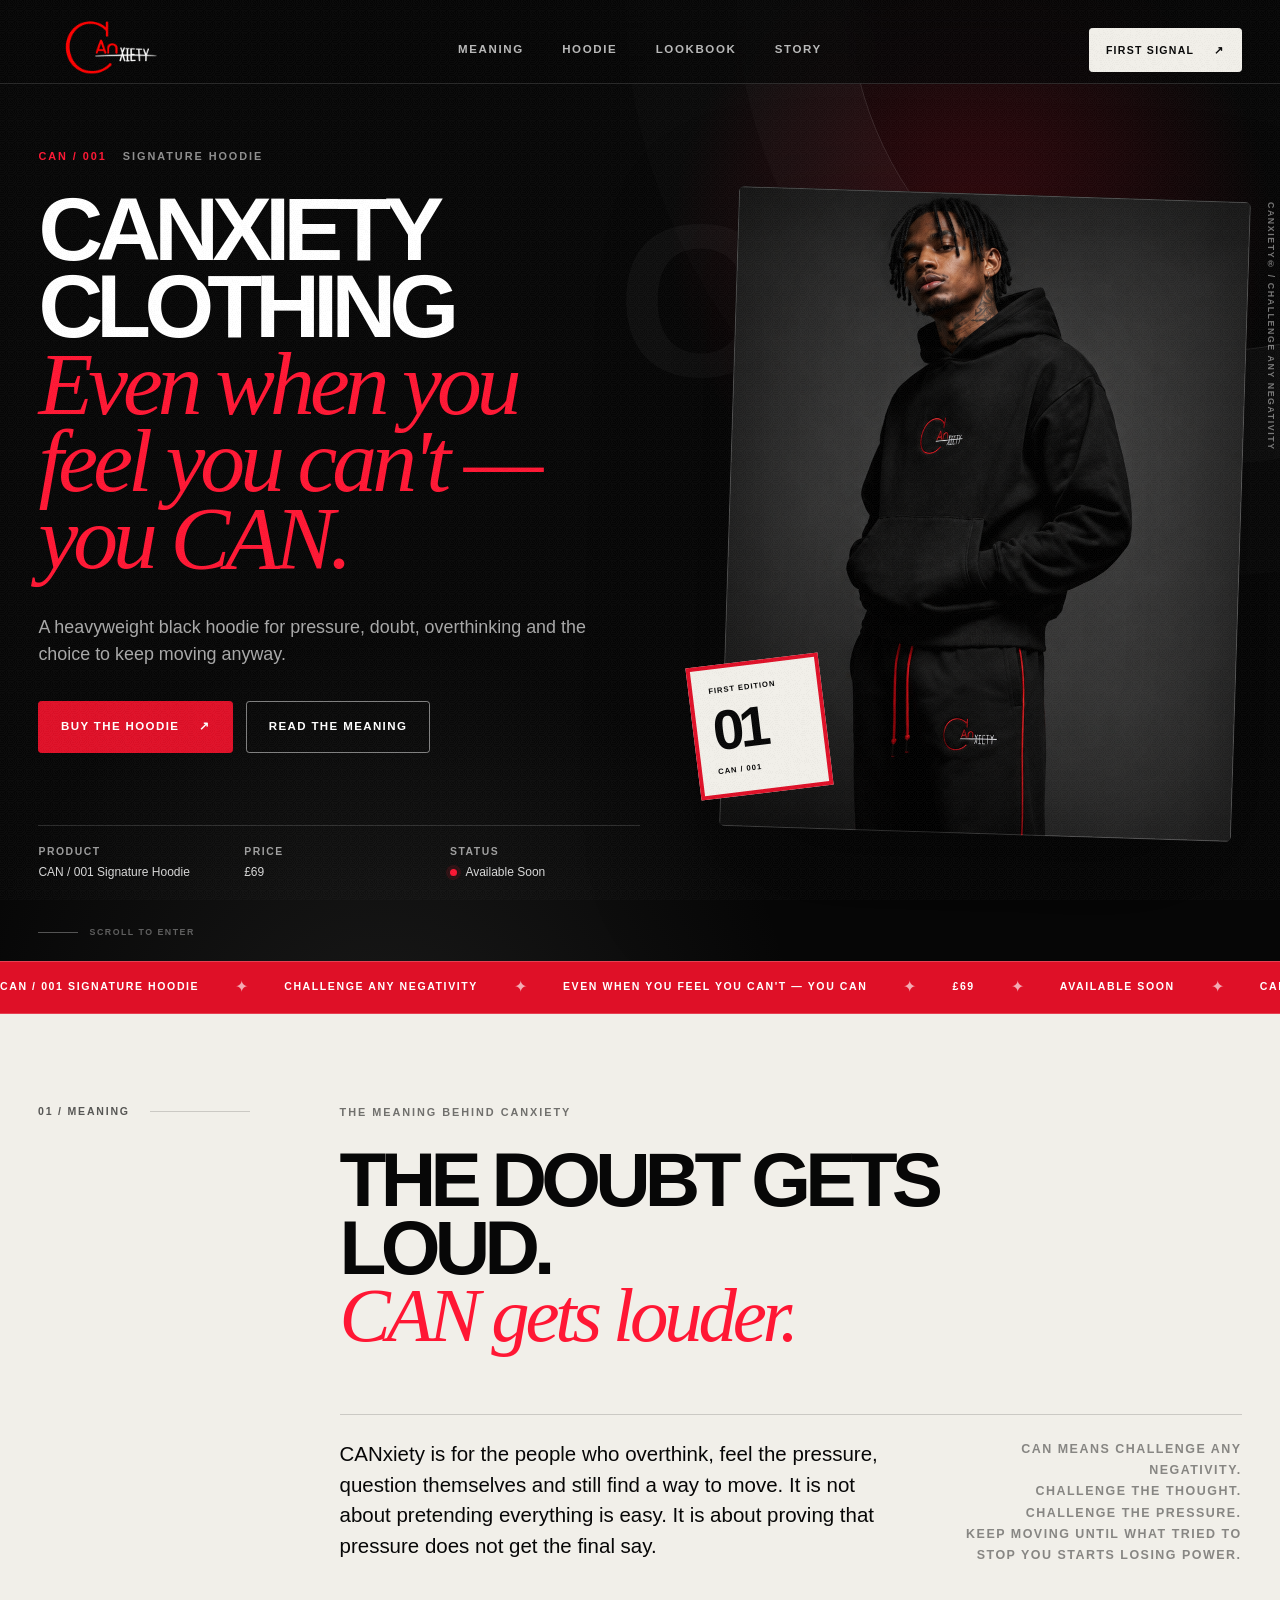
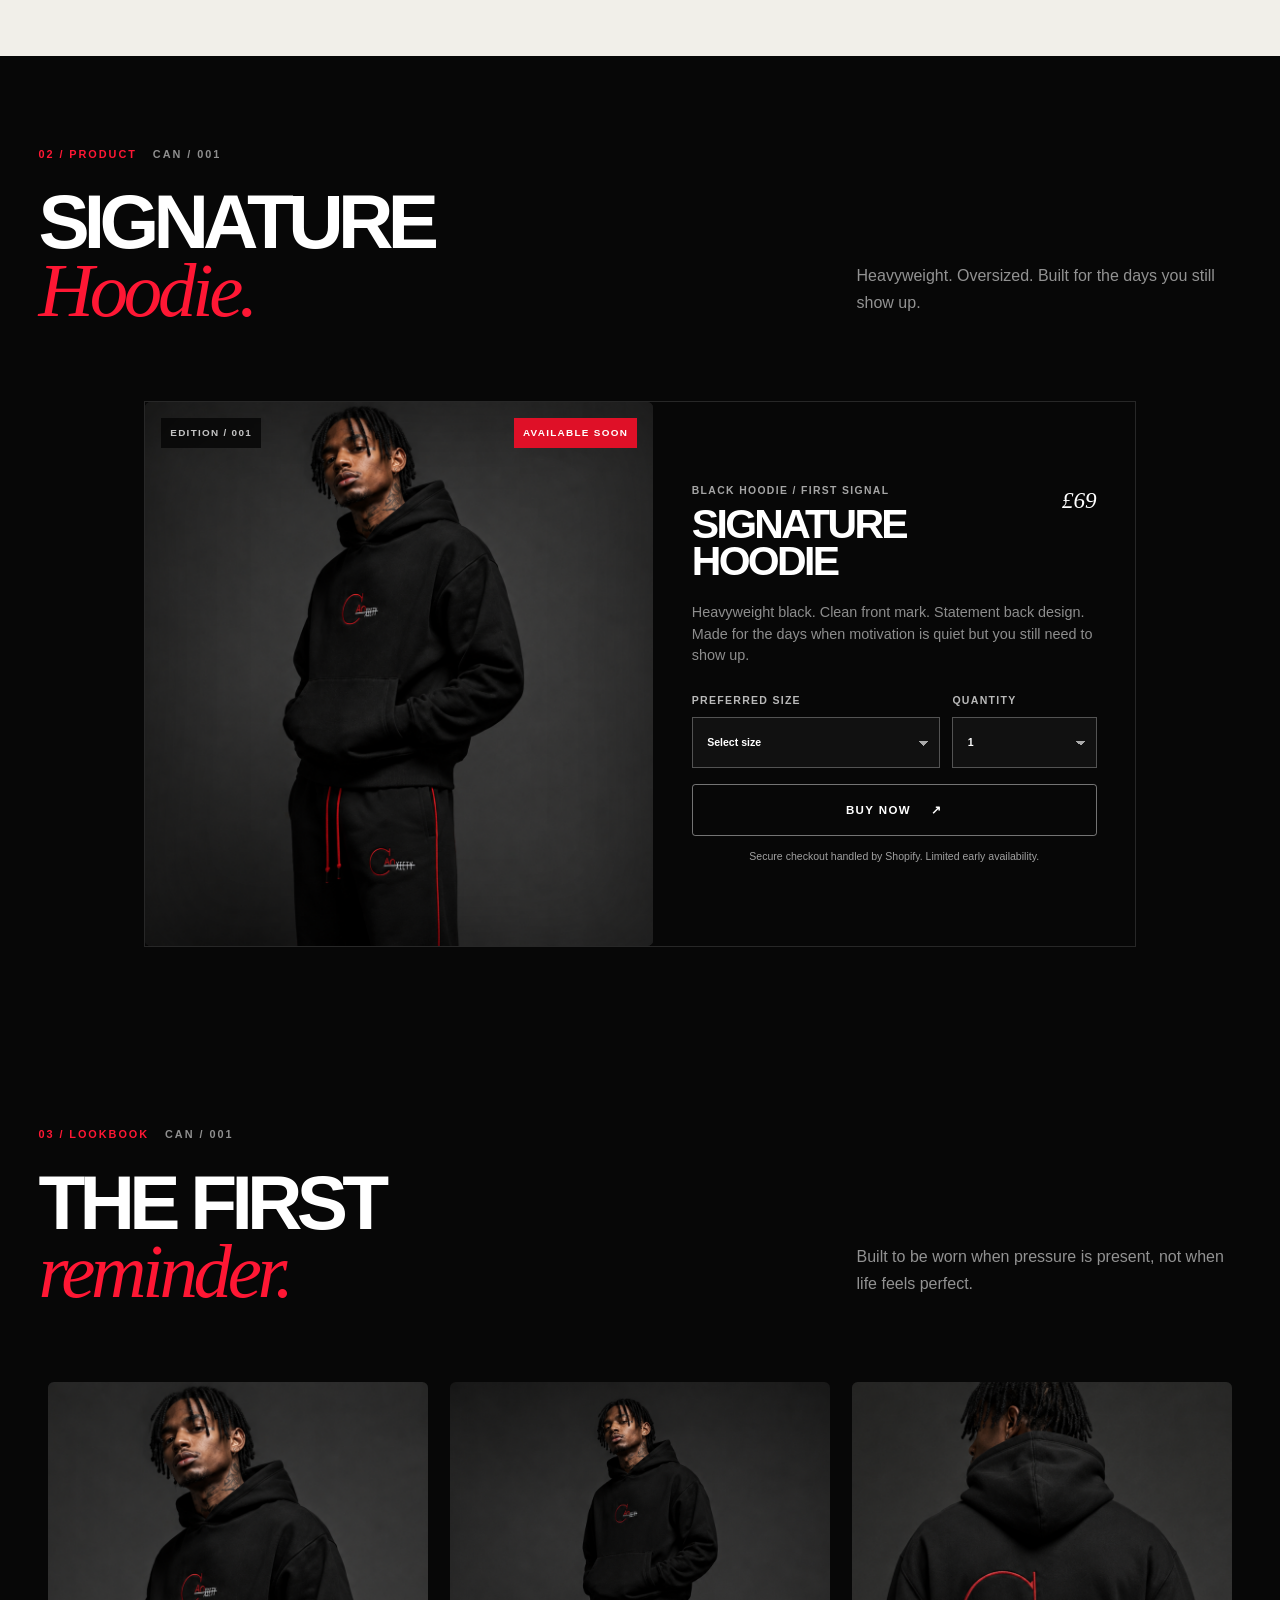
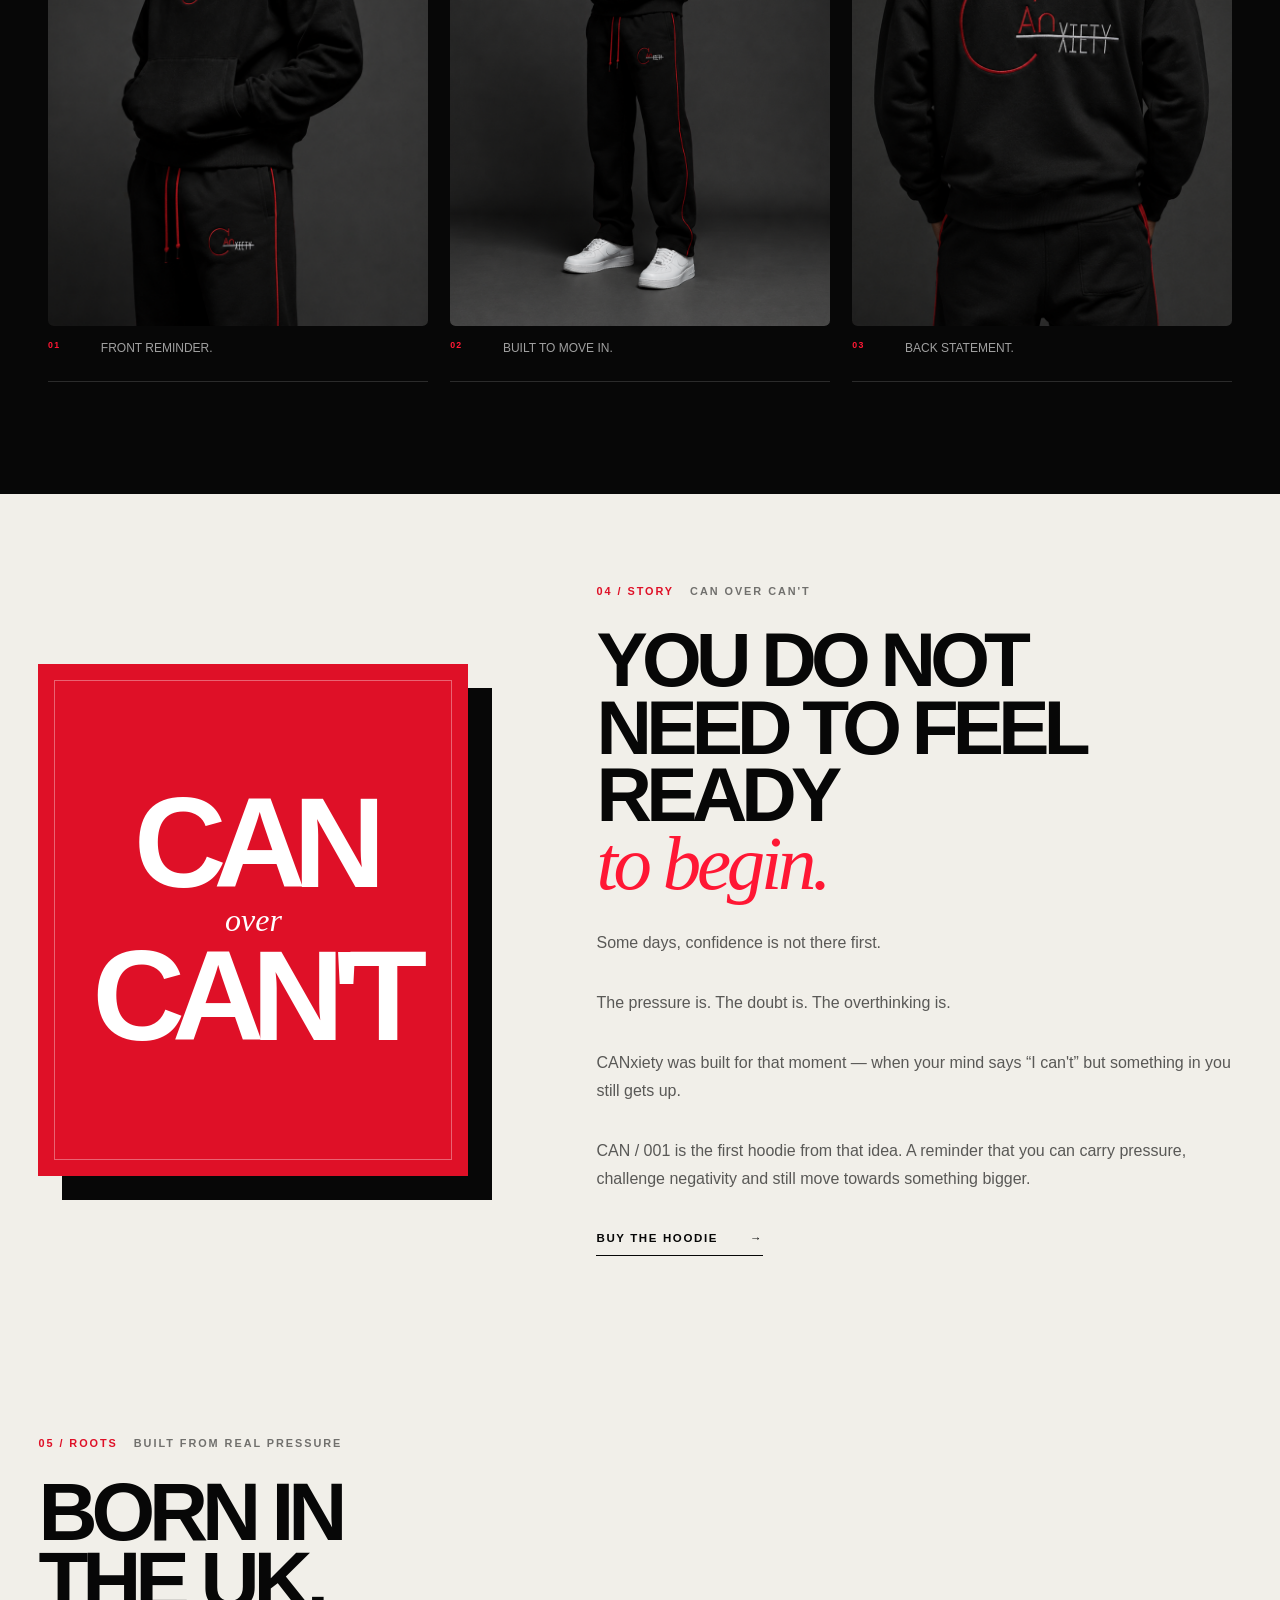
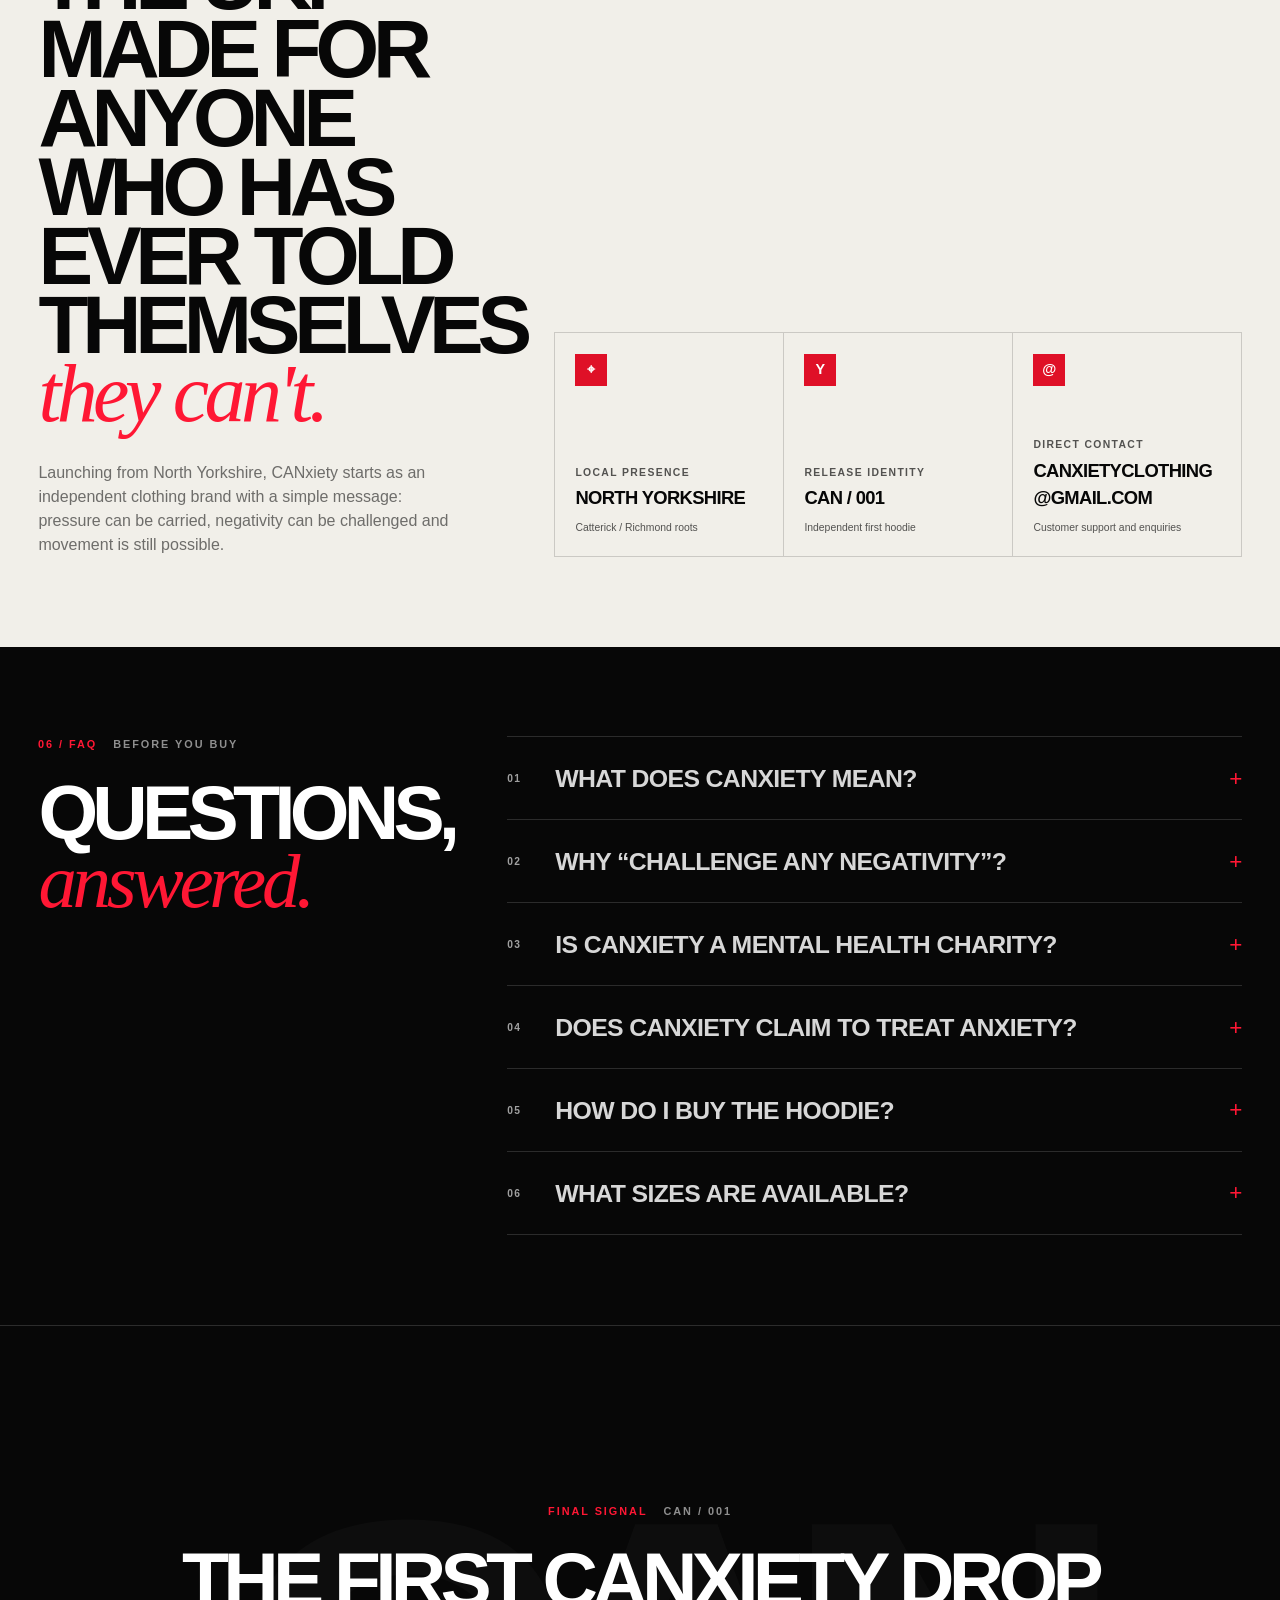
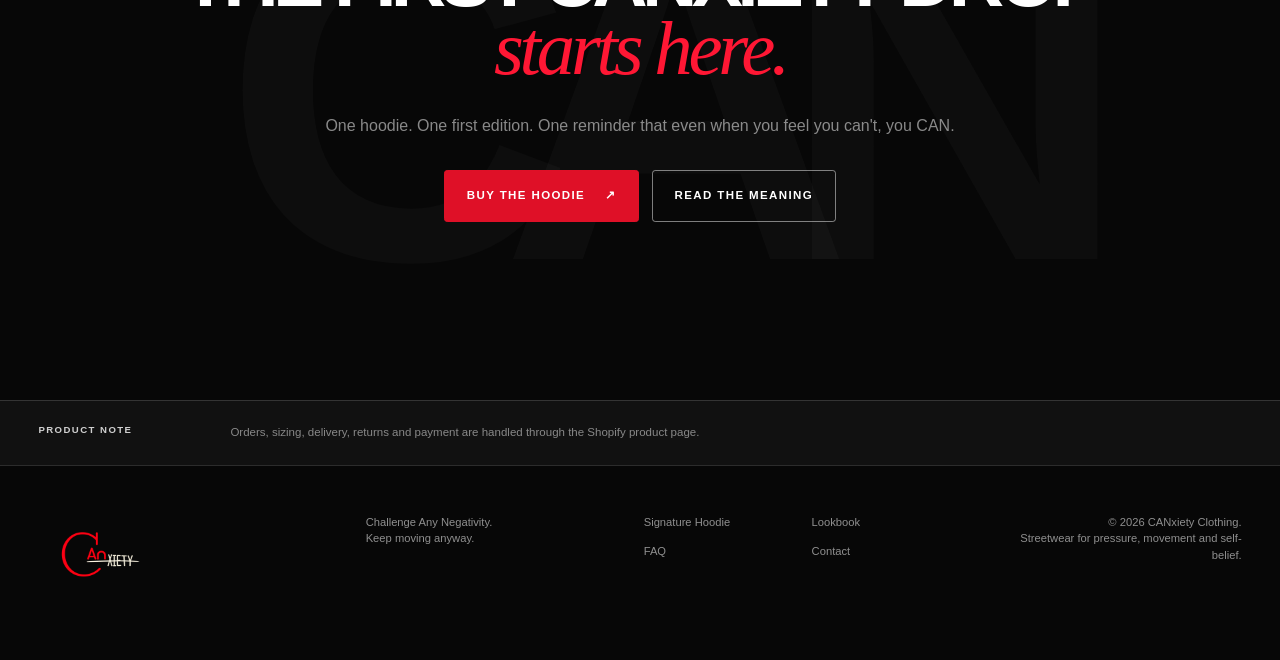
<file: index.html>
<!doctype html>
<html lang="en-GB">
<head>
  <meta charset="utf-8">
  <meta name="viewport" content="width=device-width, initial-scale=1">
  <meta name="theme-color" content="#080808">
  <meta name="color-scheme" content="dark">
  <meta name="format-detection" content="telephone=no">
  <meta name="robots" content="index, follow, max-image-preview:large">
  <meta name="author" content="CANxiety Clothing">
  
  <title>CANxiety Clothing | Even When You Feel You Can't, You CAN</title>
  <meta name="description" content="CANxiety Clothing is a UK streetwear brand built around pressure, doubt and self-belief. C.A.N means Challenge Any Negativity. Shop the CAN / 001 Signature Hoodie.">
  <link rel="canonical" href="https://canxiety.co.uk/">
  <link rel="sitemap" type="application/xml" href="/sitemap.xml">
  
  <meta property="og:locale" content="en_GB">
  <meta property="og:type" content="website">
  <meta property="og:site_name" content="CANxiety Clothing">
  <meta property="og:title" content="CANxiety Clothing | UK Streetwear & CAN / 001 Signature Hoodie">
  <meta property="og:description" content="CANxiety Clothing. UK streetwear built around pressure, doubt and movement. Even when you feel you can't, you CAN.">
  <meta property="og:url" content="https://canxiety.co.uk/">
  <meta property="og:image" content="https://canxiety.co.uk/assets/lookbook/CAN_001_Front_View_34_View_(4K).png">
  <meta property="og:image:alt" content="CANxiety Clothing CAN / 001 Signature Hoodie">
  
  <meta name="twitter:card" content="summary_large_image">
  <meta name="twitter:title" content="CANxiety Clothing | Even When You Feel You Can't, You CAN">
  <meta name="twitter:description" content="CANxiety Clothing. C.A.N means Challenge Any Negativity. Shop the CAN / 001 Signature Hoodie.">
  <meta name="twitter:image" content="https://canxiety.co.uk/assets/lookbook/CAN_001_Front_View_34_View_(4K).png">

  <link rel="icon" href="canxiety_logo_dark_header.png">
  <link rel="stylesheet" href="styles.css">

  <script type="application/ld+json">
  {
    "@context": "https://schema.org",
    "@graph": [
      {
        "@type": "Brand",
        "@id": "https://canxiety.co.uk/#brand",
        "name": "CANxiety Clothing",
        "alternateName": "CANxiety",
        "url": "https://canxiety.co.uk/",
        "logo": "https://canxiety.co.uk/canxiety_logo_no_white_background.png",
        "description": "A UK streetwear brand creating limited clothing around pressure, doubt, self-belief and the message that C.A.N means Challenge Any Negativity."
      },
      {
        "@type": "Product",
        "@id": "https://canxiety.co.uk/#signature-hoodie",
        "name": "CAN / 001 Signature Hoodie",
        "brand": { "@id": "https://canxiety.co.uk/#brand" },
        "image": "https://canxiety.co.uk/assets/lookbook/CAN_001_Front_View_34_View_(4K).png",
        "description": "A premium black CANxiety Signature Hoodie with a small front mark and large back statement design, built around pressure, doubt and movement.",
        "offers": {
          "@type": "Offer",
          "price": "69",
          "priceCurrency": "GBP",
          "availability": "https://schema.org/InStock",
          "url": "https://canxiety.myshopify.com/products/canxiety-signature-hoodie-001"
        }
      },
      {
        "@type": "ClothingStore",
        "@id": "https://canxiety.co.uk/#business",
        "name": "CANxiety Clothing",
        "url": "https://canxiety.co.uk/",
        "image": "https://canxiety.co.uk/canxiety_logo_dark_header.png",
        "logo": "https://canxiety.co.uk/canxiety_logo_dark_header.png",
        "email": "canxietyclothing@gmail.com",
        "description": "An independent North Yorkshire clothing brand creating limited streetwear around pressure, self-belief and movement.",
        "priceRange": "££",
        "brand": { "@id": "https://canxiety.co.uk/#brand" },
        "address": {
          "@type": "PostalAddress",
          "addressLocality": "Catterick",
          "addressRegion": "North Yorkshire",
          "addressCountry": "GB"
        }
      },
      {
        "@type": "WebSite",
        "@id": "https://canxiety.co.uk/#website",
        "name": "CANxiety Clothing",
        "alternateName": "CANxiety",
        "url": "https://canxiety.co.uk/",
        "publisher": {
          "@id": "https://canxiety.co.uk/#brand"
        }
      }
    ]
  }
  </script>

  <script src="script.js" defer></script>
</head>

<body>
  <a class="skip-link" href="#main-content">Skip to main content</a>

  <header class="site-header" data-header>
    <a class="brand-mark" href="#top" aria-label="CANxiety Clothing home">
      <span class="brand-mark__plate">
        <img src="canxiety_logo_dark_header.png" alt="CANxiety Clothing" width="150" height="80" decoding="async">
      </span>
    </a>

    <nav class="desktop-nav" aria-label="Primary navigation">
      <a href="#manifesto">Meaning</a>
      <a href="#pre-drop">Hoodie</a>
      <a href="#lookbook">Lookbook</a>
      <a href="#story">Story</a>
    </nav>

    <button class="menu-toggle" type="button" aria-expanded="false" aria-controls="mobile-menu">
      <span>Menu</span><i aria-hidden="true"></i>
    </button>

    <a class="button button--small button--light" href="https://canxiety.myshopify.com/products/canxiety-signature-hoodie-001">
      <span class="founder-label founder-label--full">First Signal</span>
      <span class="founder-label founder-label--short">Signal</span>
      <span aria-hidden="true">↗</span>
    </a>
  </header>

  <nav class="mobile-menu" id="mobile-menu" aria-label="Mobile navigation" aria-hidden="true">
    <div class="mobile-menu__meta">
      <span>CAN / NAVIGATION</span>
      <span>North Yorkshire — UK</span>
    </div>

    <div class="mobile-menu__links">
      <a href="#pre-drop"><span>01</span>Hoodie</a>
      <a href="#manifesto"><span>02</span>Meaning</a>
      <a href="#lookbook"><span>03</span>Lookbook</a>
      <a href="#story"><span>04</span>Story</a>
      <a href="#faq"><span>05</span>Questions</a>
    </div>

    <div class="mobile-menu__footer">
      <a href="mailto:canxietyclothing@gmail.com">canxietyclothing@gmail.com</a>
      <span>Drop 001 / Signature Hoodie</span>
    </div>
  </nav>

  <main id="main-content">
    <section class="hero" id="top" aria-labelledby="hero-title">
      <div class="hero__ambient" aria-hidden="true"></div>

      <div class="hero__content reveal">
        <p class="eyebrow"><span>CAN / 001</span> Signature Hoodie</p>
        <h1 id="hero-title">CANxiety Clothing<br><em>Even when you feel you can't — you CAN.</em></h1>
        <p class="hero__lede">
          A heavyweight black hoodie for pressure, doubt, overthinking and the choice to keep moving anyway.
        </p>

        <div class="hero__actions">
          <a class="button button--signal" href="https://canxiety.myshopify.com/products/canxiety-signature-hoodie-001">Buy the hoodie <span aria-hidden="true">↗</span></a>
          <a class="button button--ghost" href="#story">Read the meaning</a>
        </div>

        <dl class="hero__facts" aria-label="Launch details">
          <div>
            <dt>Product</dt>
            <dd>CAN / 001 Signature Hoodie</dd>
          </div>
          <div>
            <dt>Price</dt>
            <dd>£69</dd>
          </div>
          <div>
            <dt>Status</dt>
            <dd><span class="live-dot" aria-hidden="true"></span> Available Soon</dd>
          </div>
        </dl>
      </div>

      <div class="hero__visual reveal" data-delay="1" aria-label="CANxiety CAN / 001 Signature Hoodie campaign artwork">
        <div class="hero__image-wrap">
          <img src="assets/lookbook/CAN_001_Front_View_34_View_(4K).png" alt="CANxiety CAN / 001 Signature Hoodie front campaign view" width="1122" height="1402" fetchpriority="high" decoding="async">
        </div>

        <div class="hero__stamp" aria-hidden="true">
          <span>First edition</span>
          <strong>01</strong>
          <span>CAN / 001</span>
        </div>

        <p class="hero__vertical" aria-hidden="true">CANXIETY® / CHALLENGE ANY NEGATIVITY</p>
        <div class="hero__monogram" aria-hidden="true">CAN</div>
      </div>

      <p class="hero__scroll" aria-hidden="true"><span></span> Scroll to enter</p>
    </section>

    <div class="launch-strip" aria-label="Launch information">
      <div class="launch-strip__track">
        <span>CAN / 001 Signature Hoodie</span><i>✦</i>
        <span>Challenge Any Negativity</span><i>✦</i>
        <span>Even when you feel you can't — you CAN</span><i>✦</i>
        <span>£69</span><i>✦</i>
        <span>Available Soon</span><i>✦</i>
        <span aria-hidden="true">CAN / 001 Signature Hoodie</span><i aria-hidden="true">✦</i>
        <span aria-hidden="true">Challenge Any Negativity</span><i aria-hidden="true">✦</i>
      </div>
    </div>

    <section class="manifesto section" id="manifesto" aria-labelledby="manifesto-title">
      <div class="section-index reveal">
        <span>01 / Meaning</span>
        <span class="section-index__line"></span>
      </div>

      <div class="manifesto__copy reveal" data-delay="1">
        <p class="eyebrow eyebrow--muted">The meaning behind CANxiety</p>
        <h2 id="manifesto-title">The doubt gets loud.<br><em>CAN gets louder.</em></h2>

        <div class="manifesto__footer">
          <p>
            CANxiety is for the people who overthink, feel the pressure, question themselves and still find a way to move.
            It is not about pretending everything is easy. It is about proving that pressure does not get the final say.
          </p>
          <p class="manifesto__note">
            CAN means Challenge Any Negativity.<br>
            Challenge the thought. Challenge the pressure.<br>
            Keep moving until what tried to stop you starts losing power.
          </p>
        </div>
      </div>
    </section>

    <section class="pre-drop section section--ink" id="pre-drop" aria-labelledby="pre-drop-title">
      <div class="section-heading reveal">
        <div>
          <p class="eyebrow"><span>02 / Product</span> CAN / 001</p>
          <h2 id="pre-drop-title">Signature<br><em>Hoodie.</em></h2>
        </div>
        <p>Heavyweight. Oversized. Built for the days you still show up.</p>
      </div>

      <div class="product-grid product-grid--single">
        <article class="product-card reveal" data-product-card>
          <div class="product-card__media product-card__media--hoodie">
            <span class="product-card__edition">Edition / 001</span>
            <img src="assets/lookbook/CAN_001_Front_View_34_View_(4K).png" alt="CANxiety CAN / 001 Signature Hoodie front product view" width="1122" height="1402" loading="lazy" decoding="async">
            <span class="product-card__status">Available Soon</span>
          </div>

          <div class="product-card__body">
            <div class="product-card__title-row">
              <div>
                <p class="product-card__type">Black Hoodie / First Signal</p>
                <h3>Signature Hoodie</h3>
              </div>
              <p class="product-card__price" aria-label="£69">£69</p>
            </div>

            <p class="product-card__copy">
              Heavyweight black. Clean front mark. Statement back design.
              Made for the days when motivation is quiet but you still need to show up.
            </p>

            <div class="product-card__controls">
              <label>Preferred size
                <select name="hoodie-size" data-size>
                  <option value="">Select size</option>
                  <option>S</option>
                  <option>M</option>
                  <option>L</option>
                </select>
              </label>

              <label>Quantity
                <select name="hoodie-quantity" data-quantity>
                  <option>1</option>
                  <option>2</option>
                  <option>3</option>
                </select>
              </label>
            </div>

            <a class="button button--product" href="https://canxiety.myshopify.com/products/canxiety-signature-hoodie-001" aria-label="Buy the CANxiety CAN / 001 Signature Hoodie">Buy Now <span aria-hidden="true">↗</span></a>
            <p class="product-card__note">Secure checkout handled by Shopify. Limited early availability.</p>
          </div>
        </article>
      </div>
    </section>

    <section class="lookbook section section--ink" id="lookbook" aria-labelledby="lookbook-title">
      <div class="section-heading reveal">
        <div>
          <p class="eyebrow"><span>03 / Lookbook</span> CAN / 001</p>
          <h2 id="lookbook-title">The first<br><em>reminder.</em></h2>
        </div>
        <p>Built to be worn when pressure is present, not when life feels perfect.</p>
      </div>

      <div class="lookbook-grid">
        <figure class="lookbook-card lookbook-card--tall reveal">
          <img src="assets/lookbook/CAN_001_Front_View_34_View_(4K).png" alt="CANxiety CAN / 001 Signature Hoodie front view" width="1122" height="1402" loading="lazy" decoding="async">
          <figcaption><span>01</span><p>Front reminder.</p></figcaption>
        </figure>

        <figure class="lookbook-card reveal" data-delay="1">
          <img src="assets/lookbook/CAN_001_Full_Body_Shot_(4K).png" alt="CANxiety CAN / 001 Signature Hoodie full body view" width="1122" height="1402" loading="lazy" decoding="async">
          <figcaption><span>02</span><p>Built to move in.</p></figcaption>
        </figure>

        <figure class="lookbook-card reveal">
          <img src="assets/lookbook/CAN_001_Back_View_(4K).png" alt="CANxiety CAN / 001 Signature Hoodie back view" width="1122" height="1402" loading="lazy" decoding="async">
          <figcaption><span>03</span><p>Back statement.</p></figcaption>
        </figure>
      </div>
    </section>

    <section class="story section" id="story" aria-labelledby="story-title">
      <div class="story__signal reveal" aria-hidden="true">
        <span>CAN</span>
        <i>over</i>
        <span>CAN'T</span>
      </div>

      <div class="story__copy reveal" data-delay="1">
        <p class="eyebrow eyebrow--muted"><span>04 / Story</span> CAN over can't</p>
      
        <h2 id="story-title">You do not need to feel ready<br><em>to begin.</em></h2>
      
        <p>Some days, confidence is not there first.</p>
        <p>The pressure is. The doubt is. The overthinking is.</p>
        <p>CANxiety was built for that moment — when your mind says “I can't” but something in you still gets up.</p>
      
        <p>
          CAN / 001 is the first hoodie from that idea.
          A reminder that you can carry pressure, challenge negativity and still move towards something bigger.
        </p>
      
        <a class="text-link" href="https://canxiety.myshopify.com/products/canxiety-signature-hoodie-001">
          Buy the hoodie <span aria-hidden="true">→</span>
        </a>
      </div>
    </section>

    <section class="trust section" aria-labelledby="trust-title">
      <div class="trust__lead reveal">
        <p class="eyebrow eyebrow--muted"><span>05 / Roots</span> Built from real pressure</p>
        <h2 id="trust-title">Born in the UK.<br>Made for anyone who has ever told themselves <em>they can't.</em></h2>
        <p>
          Launching from North Yorkshire, CANxiety starts as an independent clothing brand with a simple message:
          pressure can be carried, negativity can be challenged and movement is still possible.
        </p>
      </div>

      <div class="trust__grid reveal" data-delay="1">
        <article>
          <span class="trust__icon" aria-hidden="true">⌖</span>
          <p>Local presence</p>
          <h3>North Yorkshire</h3>
          <span class="trust__status">Catterick / Richmond roots</span>
        </article>

        <article>
          <span class="trust__icon" aria-hidden="true">Y</span>
          <p>Release identity</p>
          <h3>CAN / 001</h3>
          <span class="trust__status">Independent first hoodie</span>
        </article>

        <article>
          <span class="trust__icon" aria-hidden="true">@</span>
          <p>Direct contact</p>
          <h3><a href="mailto:canxietyclothing@gmail.com">canxietyclothing@gmail.com</a></h3>
          <span class="trust__status">Customer support and enquiries</span>
        </article>
      </div>
    </section>

    <section class="faq section section--ink" id="faq" aria-labelledby="faq-title">
      <div class="faq__heading reveal">
        <p class="eyebrow"><span>06 / FAQ</span> Before you buy</p>
        <h2 id="faq-title">Questions,<br><em>answered.</em></h2>
      </div>

      <div class="faq__list reveal" data-delay="1">
        <details>
          <summary><span>01</span> What does CANxiety mean?</summary>
          <p>CANxiety is built on the idea that even when anxiety, pressure or doubt makes you feel like you can't, you still CAN. C.A.N means Challenge Any Negativity.</p>
        </details>

        <details>
          <summary><span>02</span> Why “Challenge Any Negativity”?</summary>
          <p>Because the brand is not about pretending negativity disappears. It is about challenging the thought, the pressure and the voice that says stop. Keep challenging it, and over time you begin to conquer what tried to stop you.</p>
        </details>

        <details>
          <summary><span>03</span> Is CANxiety a mental health charity?</summary>
          <p>No. CANxiety is a clothing and identity brand, not a charity or medical service. The message is about self-belief, pressure, movement and expression through clothing.</p>
        </details>

        <details>
          <summary><span>04</span> Does CANxiety claim to treat anxiety?</summary>
          <p>No. CANxiety Clothing does not provide medical advice, diagnosis or mental health treatment. If you need support, contact a qualified healthcare professional or an appropriate support service.</p>
        </details>

        <details>
          <summary><span>05</span> How do I buy the hoodie?</summary>
          <p>Use any Buy the hoodie or Buy Now button. Checkout is handled securely through Shopify.</p>
        </details>

        <details>
          <summary><span>06</span> What sizes are available?</summary>
          <p>The current early product selection shows S, M and L. Final availability is shown on the Shopify product page.</p>
        </details>
      </div>
    </section>

    <section class="final-cta section" aria-labelledby="final-title">
      <div class="final-cta__halo" aria-hidden="true">CAN</div>
      <p class="eyebrow reveal"><span>Final signal</span> CAN / 001</p>
      <h2 id="final-title" class="reveal" data-delay="1">The first CANxiety drop<br><em>starts here.</em></h2>
      <p class="reveal" data-delay="2">One hoodie. One first edition. One reminder that even when you feel you can't, you CAN.</p>

      <div class="final-cta__actions reveal" data-delay="2">
        <a class="button button--signal" href="https://canxiety.myshopify.com/products/canxiety-signature-hoodie-001">Buy the hoodie <span aria-hidden="true">↗</span></a>
        <a class="button button--ghost" href="#story">Read the meaning</a>
      </div>
    </section>

    <aside class="legal-note" aria-label="Product information">
      <strong>Product note</strong>
      <p>Orders, sizing, delivery, returns and payment are handled through the Shopify product page.</p>
    </aside>
  </main>

  <footer class="site-footer">
    <a class="brand-mark brand-mark--footer" href="#top" aria-label="Back to the top">
      <span class="brand-mark__plate">
        <img src="canxiety_logo_dark_header.png" alt="CANxiety Clothing" width="150" height="80" loading="lazy" decoding="async">
      </span>
    </a>

    <p>Challenge Any Negativity.<br>Keep moving anyway.</p>

    <div class="site-footer__links">
      <a href="#pre-drop">Signature Hoodie</a>
      <a href="#lookbook">Lookbook</a>
      <a href="#faq">FAQ</a>
      <a href="/contact">Contact</a>
    </div>

    <p class="site-footer__legal">© <span data-year>2026</span> CANxiety Clothing.<br>Streetwear for pressure, movement and self-belief.</p>
  </footer>

  <a class="mobile-cta" href="https://canxiety.myshopify.com/products/canxiety-signature-hoodie-001">
    <span>CAN / 001 available</span>
    <strong>Buy the hoodie ↗</strong>
  </a>

  <div class="toast" id="reservation-toast" role="status" aria-live="polite" aria-hidden="true">
    <span class="toast__mark" aria-hidden="true">CAN</span>
    <div>
      <strong>Selection ready</strong>
      <p>Continue to Shopify checkout to complete your order.</p>
    </div>
    <button type="button" aria-label="Close notification">×</button>
  </div>
</body>
</html>
</file>
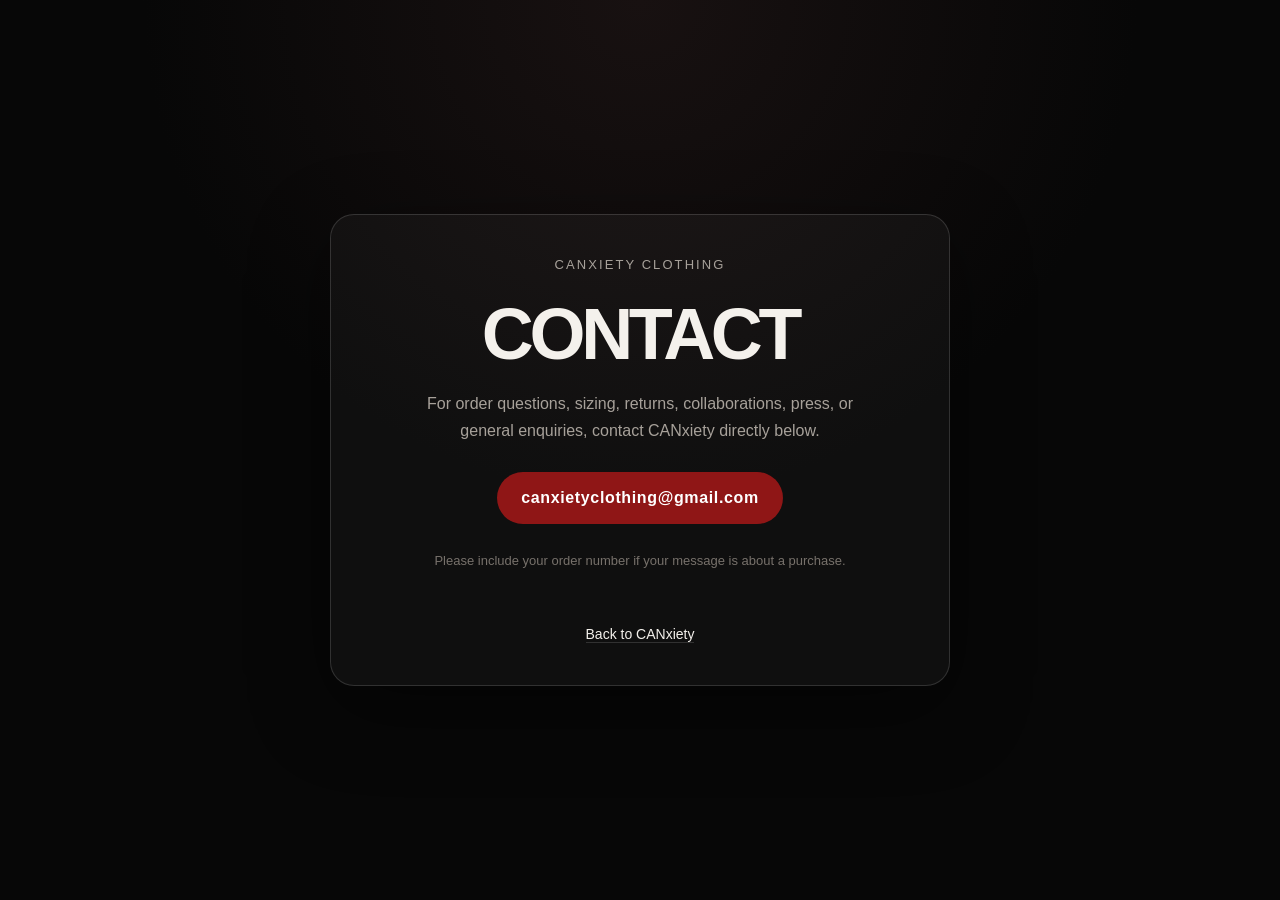
<file: contact/index.html>
<!DOCTYPE html>
<html lang="en-GB">
<head>
  <meta charset="UTF-8" />
  <meta name="viewport" content="width=device-width, initial-scale=1.0" />

  <title>Contact | CANxiety Clothing</title>
  <meta name="description" content="Contact CANxiety Clothing for order questions, sizing, returns, collaborations, press, and general enquiries." />

  <style>
    :root {
      --bg: #070707;
      --text: #f4f1ec;
      --muted: #a7a19a;
      --red: #8f1616;
      --border: rgba(255,255,255,0.14);
    }

    * {
      box-sizing: border-box;
    }

    body {
      margin: 0;
      min-height: 100vh;
      background: radial-gradient(circle at top, #181111 0%, var(--bg) 45%);
      color: var(--text);
      font-family: Arial, Helvetica, sans-serif;
      display: flex;
      align-items: center;
      justify-content: center;
      padding: 24px;
    }

    .contact-card {
      width: 100%;
      max-width: 620px;
      border: 1px solid var(--border);
      border-radius: 24px;
      padding: 42px 30px;
      background: rgba(255,255,255,0.035);
      box-shadow: 0 24px 80px rgba(0,0,0,0.45);
      text-align: center;
    }

    .brand {
      letter-spacing: 0.16em;
      font-size: 13px;
      color: var(--muted);
      margin-bottom: 28px;
    }

    h1 {
      font-size: clamp(38px, 7vw, 72px);
      line-height: 0.95;
      margin: 0 0 22px;
      letter-spacing: -0.06em;
      text-transform: uppercase;
    }

    p {
      color: var(--muted);
      font-size: 16px;
      line-height: 1.7;
      margin: 0 auto 28px;
      max-width: 480px;
    }

    .email {
      display: inline-flex;
      align-items: center;
      justify-content: center;
      min-height: 52px;
      padding: 0 24px;
      border-radius: 999px;
      background: var(--red);
      color: #fff;
      text-decoration: none;
      font-weight: 700;
      letter-spacing: 0.04em;
      transition: transform 0.2s ease, opacity 0.2s ease;
    }

    .email:hover {
      transform: translateY(-2px);
      opacity: 0.9;
    }

    .small {
      margin-top: 26px;
      font-size: 13px;
      color: #77716b;
    }

    .back {
      display: inline-block;
      margin-top: 26px;
      color: var(--text);
      text-decoration: none;
      border-bottom: 1px solid var(--border);
      font-size: 14px;
    }

    .back:hover {
      border-color: var(--red);
    }
  </style>
</head>

<body>
  <main class="contact-card">
    <div class="brand">CANXIETY CLOTHING</div>

    <h1>Contact</h1>

    <p>
      For order questions, sizing, returns, collaborations, press, or general enquiries,
      contact CANxiety directly below.
    </p>

    <a class="email" href="mailto:canxietyclothing@gmail.com?subject=CANxiety%20Enquiry">
      canxietyclothing@gmail.com
    </a>

    <p class="small">
      Please include your order number if your message is about a purchase.
    </p>

    <a class="back" href="/">Back to CANxiety</a>
  </main>
</body>
</html>
</file>
<file: styles.css>
:root {
  --ink: #070707;
  --ink-soft: #101010;
  --paper: #f1efe9;
  --paper-soft: #d9d6cf;
  --silver: #9b9b98;
  --signal: #df1027;
  --signal-bright: #ff1734;
  --line-dark: rgba(255, 255, 255, 0.15);
  --line-light: rgba(7, 7, 7, 0.16);
  --display: "Arial Narrow", "Helvetica Neue", Arial, sans-serif;
  --body: "Helvetica Neue", Helvetica, Arial, sans-serif;
  --serif: Didot, "Bodoni MT", "Times New Roman", serif;
  --radius: 0.2rem;
  --page-pad: clamp(1.15rem, 4vw, 5rem);
  --header-height: 5.25rem;
}

*, *::before, *::after { box-sizing: border-box; }

html {
  scroll-behavior: smooth;
  scroll-padding-top: var(--header-height);
  background: var(--ink);
}

body {
  margin: 0;
  min-width: 20rem;
  background: var(--paper);
  color: var(--ink);
  font-family: var(--body);
  font-size: 1rem;
  line-height: 1.5;
  -webkit-font-smoothing: antialiased;
  overflow-x: hidden;
}

body::before {
  content: "";
  position: fixed;
  inset: 0;
  z-index: 1000;
  pointer-events: none;
  opacity: 0.022;
  background-image:
    repeating-radial-gradient(circle at 17% 31%, transparent 0 1px, #fff 1px 2px),
    repeating-radial-gradient(circle at 79% 67%, transparent 0 1px, #000 1px 2px);
  background-size: 9px 11px, 13px 15px;
}

body.menu-open { overflow: hidden; }
body.menu-open .site-header > .button { opacity: 0; visibility: hidden; pointer-events: none; }

img { display: block; max-width: 100%; }
a { color: inherit; text-decoration: none; }
button, input, select { font: inherit; }
button, select { cursor: pointer; }
::selection { color: white; background: var(--signal); }

:focus-visible {
  outline: 2px solid var(--signal-bright);
  outline-offset: 4px;
}

.skip-link {
  position: fixed;
  z-index: 2000;
  top: 0.75rem;
  left: 0.75rem;
  padding: 0.75rem 1rem;
  color: white;
  background: var(--signal);
  transform: translateY(-150%);
}
.skip-link:focus { transform: translateY(0); }

.site-header {
  position: fixed;
  z-index: 100;
  top: 0;
  left: 0;
  right: 0;
  height: var(--header-height);
  padding: 0 var(--page-pad);
  display: grid;
  grid-template-columns: 1fr auto 1fr;
  align-items: center;
  gap: 2rem;
  color: white;
  border-bottom: 1px solid rgba(255,255,255,0.13);
  background: rgba(7,7,7,0.76);
  backdrop-filter: blur(18px);
  -webkit-backdrop-filter: blur(18px);
  transition: height 240ms ease, background 240ms ease;
}

.site-header.is-compact {
  height: 4.4rem;
  background: rgba(7,7,7,0.94);
}

.brand-mark { justify-self: start; display: inline-flex; }
.brand-mark__plate{
    background:transparent;
    padding:0;
    border:none;
    box-shadow:none;
}
.brand-mark img{
    width:150px;
    height:auto;
    display:block;
}

.site-header .brand-mark{
    align-self:center;
    overflow:visible;
}
.site-header .brand-mark img{
  width:150px;
  height:auto;
  display:block;
  filter: contrast(1.25) brightness(1.15);
}
.desktop-nav { display: flex; align-items: center; gap: clamp(1.4rem, 3vw, 3rem); }
.desktop-nav a {
  position: relative;
  padding: 0.5rem 0;
  color: rgba(255,255,255,0.72);
  font-size: 0.72rem;
  font-weight: 700;
  letter-spacing: 0.14em;
  text-transform: uppercase;
}
.desktop-nav a::after {
  content: "";
  position: absolute;
  left: 0;
  right: 100%;
  bottom: 0.15rem;
  height: 1px;
  background: var(--signal);
  transition: right 180ms ease;
}
.desktop-nav a:hover { color: white; }
.desktop-nav a:hover::after { right: 0; }
.site-header > .button { justify-self: end; white-space: nowrap; }
.founder-label--short { display: none; }

.menu-toggle {
  display: none;
  min-width: 3.75rem;
  min-height: 2.75rem;
  padding: 0.6rem 0.7rem;
  align-items: center;
  justify-content: center;
  gap: 0.55rem;
  color: rgba(255,255,255,0.78);
  background: transparent;
  border: 1px solid rgba(255,255,255,0.24);
  border-radius: 0;
  font-size: 0.63rem;
  font-weight: 800;
  letter-spacing: 0.12em;
  text-transform: uppercase;
}
.menu-toggle i, .menu-toggle i::before { width: 0.8rem; height: 1px; display: block; background: currentColor; transition: transform 180ms ease; }
.menu-toggle i { position: relative; }
.menu-toggle i::before { content: ""; position: absolute; top: -0.26rem; }
.menu-toggle[aria-expanded="true"] i { transform: rotate(45deg); }
.menu-toggle[aria-expanded="true"] i::before { top: 0; transform: rotate(90deg); }

.mobile-menu {
  position: fixed;
  z-index: 90;
  inset: 0;
  padding: calc(var(--header-height) + 2.2rem) var(--page-pad) 2rem;
  display: grid;
  grid-template-rows: auto 1fr auto;
  color: white;
  background:
    radial-gradient(circle at 95% 12%, rgba(223,16,39,0.24), transparent 30%),
    var(--ink);
  opacity: 0;
  visibility: hidden;
  pointer-events: none;
  transform: translateY(-1rem);
  transition: opacity 220ms ease, transform 220ms ease, visibility 220ms;
}
.mobile-menu.is-open { opacity: 1; visibility: visible; pointer-events: auto; transform: translateY(0); }
.mobile-menu__meta, .mobile-menu__footer { display: flex; justify-content: space-between; gap: 1rem; color: rgba(255,255,255,0.62); font-size: 0.65rem; font-weight: 800; letter-spacing: 0.12em; text-transform: uppercase; }
.mobile-menu__links { align-self: center; border-top: 1px solid var(--line-dark); }
.mobile-menu__links a { padding: 0.8rem 0; display: grid; grid-template-columns: 3rem 1fr; align-items: center; border-bottom: 1px solid var(--line-dark); font-family: var(--display); font-size: clamp(2.2rem, 9vw, 4.4rem); font-weight: 900; letter-spacing: -0.055em; line-height: 1; text-transform: uppercase; }
.mobile-menu__links a span { color: var(--signal-bright); font-family: var(--body); font-size: 0.62rem; letter-spacing: 0.14em; }
.mobile-menu__footer a { color: white; text-transform: none; }

.button {
  min-height: 3.25rem;
  padding: 0.8rem 1.35rem;
  display: inline-flex;
  align-items: center;
  justify-content: center;
  gap: 1.25rem;
  border: 1px solid currentColor;
  border-radius: var(--radius);
  font-size: 0.72rem;
  font-weight: 800;
  letter-spacing: 0.12em;
  line-height: 1;
  text-transform: uppercase;
  transition: color 180ms ease, background 180ms ease, border-color 180ms ease, transform 180ms ease;
}
.button:hover { transform: translateY(-2px); }
.button--small { min-height: 2.75rem; padding: 0.7rem 1rem; font-size: 0.66rem; }
.button--light { color: var(--ink); background: var(--paper); border-color: var(--paper); }
.button--light:hover { color: white; background: var(--signal); border-color: var(--signal); }
.button--signal { color: white; background: var(--signal); border-color: var(--signal); }
.button--signal:hover { background: var(--signal-bright); border-color: var(--signal-bright); }
.button--ghost { color: white; background: transparent; border-color: rgba(255,255,255,0.48); }
.button--ghost:hover { border-color: white; background: rgba(255,255,255,0.08); }
.button--wide { width: 100%; }

.hero {
  position: relative;
  min-height: 100svh;
  padding: calc(var(--header-height) + 4rem) var(--page-pad) 5rem;
  display: grid;
  grid-template-columns: minmax(0, 1.08fr) minmax(22rem, 0.92fr);
  align-items: center;
  gap: clamp(2.5rem, 7vw, 8rem);
  overflow: hidden;
  color: white;
  background:
    radial-gradient(circle at 76% 25%, rgba(223,16,39,0.22), transparent 25%),
    radial-gradient(circle at 30% 110%, rgba(135,135,132,0.14), transparent 30%),
    var(--ink);
}

.hero__ambient {
  position: absolute;
  width: 45rem;
  height: 45rem;
  top: -23rem;
  right: -18rem;
  border: 1px solid rgba(255,255,255,0.13);
  border-radius: 50%;
  box-shadow: 0 0 0 7rem rgba(255,255,255,0.018), 0 0 0 14rem rgba(255,255,255,0.012);
}

.hero__content { position: relative; z-index: 2; min-width: 0; max-width: 61rem; }
.eyebrow {
  margin: 0 0 1.65rem;
  display: flex;
  flex-wrap: wrap;
  align-items: center;
  gap: 1rem;
  color: rgba(255,255,255,0.55);
  font-size: 0.68rem;
  font-weight: 800;
  letter-spacing: 0.18em;
  text-transform: uppercase;
}
.eyebrow span { color: var(--signal-bright); }
.eyebrow--muted { color: rgba(7,7,7,0.55); }
.eyebrow--muted span { color: var(--signal); }

h1, h2, h3, p { margin-top: 0; }
h1, h2 {
  margin-bottom: 0;
  font-family: var(--display);
  font-weight: 900;
  letter-spacing: -0.075em;
  text-transform: uppercase;
}
h1 {
  max-width: 13ch;
  font-size: clamp(4rem, 8.8vw, 9.5rem);
  line-height: 0.79;
}
h1 em, h2 em {
  color: var(--signal-bright);
  font-family: var(--serif);
  font-weight: 400;
  letter-spacing: -0.055em;
  text-transform: none;
}
.hero__lede {
  max-width: 40rem;
  margin: 2.35rem 0 2rem;
  color: rgba(255,255,255,0.65);
  font-size: clamp(1.05rem, 1.4vw, 1.35rem);
  line-height: 1.55;
}
.hero__actions { display: flex; flex-wrap: wrap; gap: 0.8rem; }

.hero__facts {
  max-width: 47rem;
  margin: 4.5rem 0 0;
  padding: 1.1rem 0 0;
  display: grid;
  grid-template-columns: repeat(3, 1fr);
  gap: 1rem;
  border-top: 1px solid var(--line-dark);
}
.hero__facts div { display: grid; gap: 0.22rem; }
.hero__facts dt { color: rgba(255,255,255,0.6); font-size: 0.65rem; font-weight: 800; letter-spacing: 0.15em; text-transform: uppercase; }
.hero__facts dd { margin: 0; color: rgba(255,255,255,0.84); font-size: 0.75rem; }
.live-dot { width: 0.45rem; height: 0.45rem; margin-right: 0.35rem; display: inline-block; border-radius: 50%; background: var(--signal-bright); box-shadow: 0 0 0 0.25rem rgba(255,23,52,0.13); }

.hero__visual { position: relative; min-width: 0; width: min(100%, 35rem); justify-self: end; }
.hero__image-wrap {
  position: relative;
  aspect-ratio: 4 / 5;
  overflow: hidden;
  background: #131313;
  box-shadow: 0 3rem 8rem rgba(0,0,0,0.45);
  transform: rotate(1.8deg);
}
.hero__image-wrap::after { content: ""; position: absolute; inset: 0; border: 1px solid rgba(255,255,255,0.16); box-shadow: inset 0 0 8rem rgba(0,0,0,0.55); }
.hero__image-wrap img { width: 100%; height: 100%; object-fit: cover; }
.hero__stamp {
  position: absolute;
  z-index: 2;
  left: -2.3rem;
  bottom: 2.6rem;
  width: 8.3rem;
  aspect-ratio: 1;
  padding: 1rem;
  display: grid;
  align-content: space-between;
  color: var(--ink);
  background: var(--paper);
  border: 0.3rem solid var(--signal);
  transform: rotate(-7deg);
}
.hero__stamp span { font-size: 0.48rem; font-weight: 900; letter-spacing: 0.12em; text-transform: uppercase; }
.hero__stamp strong { font-family: var(--display); font-size: 3.5rem; line-height: 0.75; letter-spacing: -0.09em; }
.hero__vertical { position: absolute; top: 0.5rem; right: -2.2rem; margin: 0; writing-mode: vertical-rl; color: rgba(255,255,255,0.45); font-size: 0.55rem; font-weight: 800; letter-spacing: 0.18em; }
.hero__monogram { position: absolute; z-index: -1; top: -3.5rem; left: -7rem; color: rgba(255,255,255,0.035); font-size: clamp(8rem, 17vw, 16rem); font-weight: 900; letter-spacing: -0.12em; }
.hero__scroll { position: absolute; left: var(--page-pad); bottom: 1.35rem; margin: 0; display: flex; gap: 0.7rem; align-items: center; color: rgba(255,255,255,0.34); font-size: 0.55rem; font-weight: 800; letter-spacing: 0.17em; text-transform: uppercase; }
.hero__scroll span { width: 2.5rem; height: 1px; background: rgba(255,255,255,0.3); }

.launch-strip { width: 100%; overflow: hidden; color: white; background: var(--signal); border-block: 1px solid rgba(255,255,255,0.2); }
.launch-strip__track { min-width: max-content; padding: 0.85rem 0; display: flex; align-items: center; gap: 2.25rem; animation: ticker 24s linear infinite; }
.launch-strip span { font-size: 0.66rem; font-weight: 900; letter-spacing: 0.15em; text-transform: uppercase; }
.launch-strip i { font-style: normal; opacity: 0.65; }
@keyframes ticker { to { transform: translateX(-42%); } }

.section { padding: clamp(5rem, 10vw, 10rem) var(--page-pad); }
.section--ink { color: white; background: var(--ink); }
.section--soft { background: #dcd9d2; }

.section-index { display: grid; grid-template-columns: max-content 1fr; align-items: center; gap: 1.25rem; color: rgba(7,7,7,0.66); font-size: 0.66rem; font-weight: 800; letter-spacing: 0.17em; text-transform: uppercase; }
.section-index__line { height: 1px; background: var(--line-light); }
.manifesto { display: grid; grid-template-columns: minmax(11rem, 0.38fr) minmax(0, 1.62fr); align-items: start; gap: clamp(2rem, 7vw, 9rem); }
.manifesto .section-index { position: sticky; top: 7rem; }
.manifesto h2 { max-width: 15ch; color: var(--ink); font-size: clamp(3.1rem, 7.4vw, 8.4rem); line-height: 0.9; }
.manifesto__footer { max-width: 68rem; margin-top: 4rem; padding-top: 1.5rem; display: grid; grid-template-columns: 1.3fr 0.7fr; gap: 3rem; border-top: 1px solid var(--line-light); }
.manifesto__footer p { margin-bottom: 0; font-size: clamp(1rem, 1.6vw, 1.3rem); }
.manifesto__note { color: rgba(7,7,7,0.45); font-size: 0.78rem !important; font-weight: 800; letter-spacing: 0.12em; line-height: 1.7; text-align: right; text-transform: uppercase; }

.section-heading { margin-bottom: clamp(3rem, 6vw, 6rem); display: grid; grid-template-columns: minmax(0, 1fr) minmax(18rem, 0.5fr); align-items: end; gap: 3rem; }
.section-heading > *, .founder > *, .story > *, .timeline__main > *, .faq > * { min-width: 0; }
.section-heading h2 { font-size: clamp(3.5rem, 7.6vw, 8.3rem); line-height: 0.82; }
.section-heading > p { max-width: 32rem; margin: 0 0 0.5rem; color: rgba(255,255,255,0.56); font-size: 1rem; line-height: 1.7; }

.product-grid { display: grid; grid-template-columns: repeat(2, minmax(0, 1fr)); gap: 1px; background: var(--line-dark); border: 1px solid var(--line-dark); }
.product-card { position: relative; min-width: 0; color: white; background: var(--ink); }
.product-card::before { content: ""; position: absolute; z-index: 3; top: 0; left: 0; right: 0; height: 2px; background: var(--signal); transform: scaleX(0); transform-origin: left; transition: transform 300ms ease; }
.product-card:hover::before, .product-card:focus-within::before { transform: scaleX(1); }
.product-card__media { position: relative; aspect-ratio: 1.18 / 1; overflow: hidden; background: #171717; }
.product-card__media::after { content: ""; position: absolute; inset: 0; box-shadow: inset 0 0 6rem rgba(0,0,0,0.38); pointer-events: none; }
.product-card__media img { width: 100%; height: 100%; object-fit: cover; transition: transform 700ms cubic-bezier(.2,.7,.2,1), filter 500ms ease; }
.product-card:hover .product-card__media img { transform: scale(1.035); filter: contrast(1.05); }
.product-card__edition, .product-card__status { position: absolute; z-index: 2; top: 1rem; padding: 0.48rem 0.58rem; color: rgba(255,255,255,0.76); background: rgba(7,7,7,0.84); font-size: 0.62rem; font-weight: 900; letter-spacing: 0.13em; text-transform: uppercase; }
.product-card__edition { left: 1rem; }
.product-card__status { right: 1rem; color: white; background: var(--signal); }
.product-card__body { padding: clamp(1.25rem, 3vw, 2.4rem); }
.product-card__title-row { display: flex; justify-content: space-between; gap: 1.25rem; }
.product-card__type { margin-bottom: 0.45rem; color: rgba(255,255,255,0.64); font-size: 0.65rem; font-weight: 800; letter-spacing: 0.13em; text-transform: uppercase; }
.product-card h3 { margin-bottom: 0; font-family: var(--display); font-size: clamp(1.8rem, 3.2vw, 3.35rem); line-height: 0.9; letter-spacing: -0.065em; text-transform: uppercase; }
.product-card__price { margin-bottom: 0; font-family: var(--serif); font-size: 1.45rem; font-style: italic; white-space: nowrap; }
.product-card__copy { max-width: 38rem; min-height: 3rem; margin: 1.4rem 0 1.65rem; color: rgba(255,255,255,0.54); font-size: 0.9rem; }
.product-card__controls { margin-bottom: 1rem; display: grid; grid-template-columns: 1fr 0.58fr; gap: 0.75rem; }
.product-card label, .founder-form > label:not(.consent), .form-row label { display: grid; gap: 0.5rem; color: rgba(255,255,255,0.72); font-size: 0.66rem; font-weight: 800; letter-spacing: 0.12em; text-transform: uppercase; }
.product-card select { width: 100%; min-height: 3.2rem; padding: 0 0.9rem; border: 1px solid rgba(255,255,255,0.28); border-radius: 0; color: white; background: #111; }
.founder-form select, .founder-form input { width: 100%; min-height: 3.35rem; padding: 0; border: 0; border-bottom: 1px solid rgba(255,255,255,0.36); border-radius: 0; color: white; background: transparent; }
.founder-form select option { color: white; background: #111; }
.product-card select { appearance: none; background-image: linear-gradient(45deg, transparent 50%, #aaa 50%), linear-gradient(135deg, #aaa 50%, transparent 50%); background-position: calc(100% - 15px) 52%, calc(100% - 10px) 52%; background-size: 5px 5px; background-repeat: no-repeat; }
.button--product { width: 100%; color: white; background: transparent; border-color: rgba(255,255,255,0.44); }
.button--product:hover { background: var(--signal); border-color: var(--signal); }
.product-card__note { margin: 0.8rem 0 0; color: rgba(255,255,255,0.62); font-size: 0.66rem; text-align: center; }

.founder { display: grid; grid-template-columns: minmax(0, 0.92fr) minmax(28rem, 0.78fr); gap: clamp(3rem, 9vw, 11rem); align-items: center; }
.founder h2 { font-size: clamp(4rem, 8vw, 9rem); line-height: 0.8; }
.founder__intro { max-width: 34rem; margin: 2.5rem 0 3rem; font-size: 1.1rem; }
.founder__benefits { margin: 0; padding: 0; list-style: none; border-top: 1px solid var(--line-light); }
.founder__benefits li { padding: 1rem 0; display: grid; grid-template-columns: 3rem 1fr; border-bottom: 1px solid var(--line-light); font-size: 0.83rem; font-weight: 700; letter-spacing: 0.04em; text-transform: uppercase; }
.founder__benefits span { color: var(--signal); font-size: 0.63rem; }
.founder__form-wrap { color: white; background: var(--ink); box-shadow: 1.5rem 1.5rem 0 var(--signal); }
.form-ticket { padding: 0.8rem 1.5rem; display: flex; justify-content: space-between; color: rgba(255,255,255,0.68); border-bottom: 1px dashed rgba(255,255,255,0.25); font-size: 0.64rem; font-weight: 800; letter-spacing: 0.14em; }
.founder-form { padding: clamp(1.5rem, 4vw, 3rem); }
.form-heading { margin-bottom: 2.5rem; padding-bottom: 1rem; display: flex; justify-content: space-between; gap: 1rem; border-bottom: 1px solid var(--line-dark); }
.form-heading p { margin: 0; font-family: var(--display); font-size: 1.5rem; font-weight: 900; letter-spacing: -0.04em; text-transform: uppercase; }
.form-heading span { align-self: center; color: rgba(255,255,255,0.66); font-size: 0.64rem; }
.founder-form input, .founder-form select { margin: 0.5rem 0 1.2rem; }
.founder-form input::placeholder { color: rgba(255,255,255,0.55); }
.founder-form input:focus, .founder-form select:focus { border-color: var(--signal-bright); outline: 0; box-shadow: 0 1px 0 var(--signal-bright); }
.form-row { display: grid; grid-template-columns: 1fr 1fr; gap: 0.75rem; }
.consent { margin: 0.5rem 0 1.5rem; display: grid; grid-template-columns: 1rem 1fr; gap: 0.75rem; align-items: start; color: rgba(255,255,255,0.72); font-size: 0.72rem; line-height: 1.6; }
.consent input { width: 1rem; min-height: 1rem; margin: 0.15rem 0 0; accent-color: var(--signal); }
.form-fallback { margin: 1.15rem 0 0; color: rgba(255,255,255,0.66); font-size: 0.7rem; line-height: 1.55; text-align: center; }
.form-fallback a { color: white; text-decoration: underline; text-underline-offset: 0.15em; }
.form-status { min-height: 1.25rem; margin: 0.5rem 0 0; color: #fff; font-size: 0.68rem; text-align: center; }

.lookbook-grid { display: grid; grid-template-columns: repeat(12, minmax(0, 1fr)); gap: 1rem; align-items: start; }
.lookbook-card { grid-column: span 4; margin: 0; }
.lookbook-card--tall { grid-column: span 7; grid-row: span 2; }
.lookbook-card--tall + .lookbook-card { grid-column: span 5; }
.lookbook-card--wide { grid-column: span 7; }
.lookbook-card--wide + .lookbook-card, .lookbook-card--wide + .lookbook-card + .lookbook-card { grid-column: span 5; }
.lookbook-card img { width: 100%; aspect-ratio: 4 / 4.6; object-fit: cover; background: #151515; filter: saturate(0.82); transition: filter 350ms ease; }
.lookbook-card--tall img { aspect-ratio: 4 / 5.35; }
.lookbook-card--wide img { aspect-ratio: 16 / 10; }
.lookbook-card:hover img { filter: saturate(1) contrast(1.04); }
.lookbook-card figcaption { padding: 0.8rem 0 1.5rem; display: grid; grid-template-columns: 2.5rem 1fr; gap: 0.8rem; border-bottom: 1px solid var(--line-dark); }
.lookbook-card figcaption span { color: var(--signal-bright); font-size: 0.55rem; font-weight: 800; letter-spacing: 0.15em; }
.lookbook-card figcaption p { margin: 0; color: rgba(255,255,255,0.62); font-size: 0.75rem; text-transform: uppercase; }

.story { display: grid; grid-template-columns: minmax(20rem, 0.7fr) minmax(0, 1.05fr); align-items: center; gap: clamp(3rem, 10vw, 12rem); }
.story__signal { position: relative; min-height: 32rem; display: grid; place-content: center; color: white; background: var(--signal); overflow: hidden; transform: rotate(-2deg); box-shadow: 1.5rem 1.5rem 0 var(--ink); }
.story__signal::before { content: ""; position: absolute; inset: 1rem; border: 1px solid rgba(255,255,255,0.35); }
.story__signal span, .story__signal i { position: relative; display: block; text-align: center; }
.story__signal span { font-family: var(--display); font-size: clamp(5rem, 10vw, 10rem); font-weight: 900; letter-spacing: -0.1em; line-height: 0.72; }
.story__signal i { margin: 0.4rem; font-family: var(--serif); font-size: 2rem; }
.story__copy h2 { max-width: 13ch; font-size: clamp(3rem, 6vw, 6.8rem); line-height: 0.88; }
.story__copy > p:not(.eyebrow) { max-width: 42rem; margin: 2rem 0; color: rgba(7,7,7,0.65); font-size: 1rem; line-height: 1.75; }
.text-link { padding-bottom: 0.45rem; display: inline-flex; gap: 2rem; border-bottom: 1px solid var(--ink); font-size: 0.72rem; font-weight: 900; letter-spacing: 0.14em; text-transform: uppercase; }

.timeline { display: grid; gap: clamp(3rem, 7vw, 7rem); }
.timeline__main { display: grid; grid-template-columns: minmax(18rem, 0.75fr) minmax(0, 1fr); gap: clamp(3rem, 8vw, 9rem); }
.timeline__heading h2 { font-size: clamp(3.5rem, 6.5vw, 7.2rem); line-height: 0.84; }
.timeline__list { margin: 0; padding: 0; list-style: none; border-top: 1px solid var(--line-light); }
.timeline__list li { padding: 1.35rem 0; display: grid; grid-template-columns: 6.5rem 1fr auto; align-items: center; gap: 1rem; border-bottom: 1px solid var(--line-light); }
.timeline__list span, .timeline__list em { color: rgba(7,7,7,0.66); font-size: 0.65rem; font-style: normal; font-weight: 800; letter-spacing: 0.12em; text-transform: uppercase; }
.timeline__list strong { font-family: var(--display); font-size: clamp(1.1rem, 2vw, 1.65rem); letter-spacing: -0.035em; text-transform: uppercase; }
.timeline__list .is-active { position: relative; }
.timeline__list .is-active::before { content: ""; position: absolute; left: -1.3rem; width: 0.45rem; height: 0.45rem; border-radius: 50%; background: var(--signal); }
.timeline__list .is-active span, .timeline__list .is-active em { color: var(--signal); }

.trust { display: grid; grid-template-columns: minmax(20rem, 0.75fr) minmax(0, 1.25fr); align-items: end; gap: clamp(3rem, 8vw, 10rem); }
.trust__lead h2 { font-size: clamp(3.4rem, 6.4vw, 7rem); line-height: 0.84; }
.trust__lead > p:last-child { max-width: 27rem; margin: 2rem 0 0; color: rgba(7,7,7,0.56); }
.trust__grid { display: grid; grid-template-columns: repeat(3, 1fr); border-top: 1px solid var(--line-light); border-left: 1px solid var(--line-light); }
.trust__grid article { min-height: 14rem; padding: 1.3rem; display: flex; flex-direction: column; border-right: 1px solid var(--line-light); border-bottom: 1px solid var(--line-light); }
.trust__icon { width: 2rem; height: 2rem; margin-bottom: auto; display: grid; place-items: center; color: white; background: var(--signal); font-family: var(--display); font-size: 0.9rem; font-weight: 900; }
.trust__grid p { margin: 1.5rem 0 0.25rem; color: rgba(7,7,7,0.68); font-size: 0.65rem; font-weight: 800; letter-spacing: 0.13em; text-transform: uppercase; }
.trust__grid h3 { margin: 0 0 0.5rem; font-family: var(--display); font-size: 1.15rem; letter-spacing: -0.035em; text-transform: uppercase; overflow-wrap: anywhere; }
.trust__status { color: rgba(7,7,7,0.68); font-size: 0.65rem; }

.faq { display: grid; grid-template-columns: minmax(18rem, 0.65fr) minmax(0, 1.35fr); gap: clamp(3rem, 9vw, 11rem); }
.faq__heading { position: sticky; top: 7rem; align-self: start; }
.faq h2 { font-size: clamp(4rem, 7vw, 8rem); line-height: 0.82; }
.faq__list { border-top: 1px solid var(--line-dark); }
.faq details { border-bottom: 1px solid var(--line-dark); }
.faq summary { position: relative; padding: 1.4rem 3rem 1.4rem 0; display: grid; grid-template-columns: 3rem 1fr; align-items: center; color: rgba(255,255,255,0.84); font-family: var(--display); font-size: clamp(1.1rem, 2vw, 1.55rem); font-weight: 800; letter-spacing: -0.025em; list-style: none; text-transform: uppercase; cursor: pointer; }
.faq summary::-webkit-details-marker { display: none; }
.faq summary::after { content: "+"; position: absolute; right: 0; color: var(--signal-bright); font-family: var(--body); font-size: 1.4rem; font-weight: 300; }
.faq details[open] summary::after { content: "−"; }
.faq summary span { color: rgba(255,255,255,0.62); font-family: var(--body); font-size: 0.64rem; letter-spacing: 0.14em; }
.faq details p { max-width: 48rem; margin: -0.25rem 0 1.7rem 3rem; color: rgba(255,255,255,0.5); line-height: 1.75; }

.final-cta { position: relative; min-height: 75vh; display: grid; place-content: center; justify-items: center; overflow: hidden; color: white; text-align: center; background: var(--ink); border-top: 1px solid var(--line-dark); }
.final-cta__halo { position: absolute; color: rgba(255,255,255,0.025); font-family: var(--display); font-size: min(38vw, 38rem); font-weight: 900; letter-spacing: -0.15em; }
.final-cta .eyebrow { position: relative; }
.final-cta h2 { position: relative; font-size: clamp(4rem, 9vw, 10rem); line-height: 0.8; }
.final-cta > p:not(.eyebrow) { position: relative; margin: 2rem 0; color: rgba(255,255,255,0.52); }
.final-cta__actions { position: relative; display: flex; flex-wrap: wrap; justify-content: center; gap: 0.8rem; }

.legal-note { padding: 1.4rem var(--page-pad); display: grid; grid-template-columns: 10rem 1fr; gap: 2rem; color: rgba(255,255,255,0.5); background: #111; border-top: 1px solid var(--line-dark); }
.legal-note strong { color: rgba(255,255,255,0.8); font-size: 0.6rem; letter-spacing: 0.15em; text-transform: uppercase; }
.legal-note p { max-width: 72rem; margin: 0; font-size: 0.72rem; line-height: 1.65; }

.site-footer { padding: 3rem var(--page-pad) 6rem; display: grid; grid-template-columns: 1.2fr 1fr 1.3fr 1fr; gap: 2rem; color: rgba(255,255,255,0.55); background: var(--ink); border-top: 1px solid var(--line-dark); font-size: 0.7rem; }
.brand-mark--footer .brand-mark__plate { width: 8rem; height: 3.1rem; }
.site-footer p { margin: 0; }
.site-footer__links { display: grid; grid-template-columns: 1fr 1fr; gap: 0.5rem 1rem; }
.site-footer__links a:hover { color: white; }
.site-footer__legal { text-align: right; }

.mobile-cta { display: none; }
.toast { position: fixed; z-index: 500; right: 1.25rem; bottom: 1.25rem; width: min(27rem, calc(100vw - 2.5rem)); padding: 1rem; grid-template-columns: 3.2rem 1fr auto; gap: 0.9rem; align-items: center; color: white; background: #171717; border: 1px solid rgba(255,255,255,0.2); box-shadow: 0 1.5rem 5rem rgba(0,0,0,0.5); transform: translateY(calc(100% + 2rem)); opacity: 0; transition: transform 250ms ease, opacity 250ms ease; }
.toast.is-visible { display: grid; transform: translateY(0); opacity: 1; }
.toast__mark { width: 3.2rem; height: 3.2rem; display: grid; place-items: center; color: white; background: var(--signal); font-family: var(--display); font-weight: 900; }
.toast strong { font-size: 0.73rem; letter-spacing: 0.1em; text-transform: uppercase; }
.toast p { margin: 0.2rem 0 0; color: rgba(255,255,255,0.7); font-size: 0.7rem; line-height: 1.4; }
.toast button { width: 2.75rem; height: 2.75rem; padding: 0.3rem; color: rgba(255,255,255,0.55); background: transparent; border: 0; font-size: 1.35rem; }

.reveal { opacity: 0; transform: translateY(1.8rem); transition: opacity 700ms ease, transform 700ms cubic-bezier(.2,.7,.2,1); }
.reveal[data-delay="1"] { transition-delay: 120ms; }
.reveal[data-delay="2"] { transition-delay: 220ms; }
.reveal.is-visible { opacity: 1; transform: translateY(0); }

@media (max-width: 68rem) {
  .desktop-nav { display: none; }
  .site-header { grid-template-columns: 1fr auto; }
  .hero { grid-template-columns: 1fr 0.7fr; gap: 2.5rem; }
  .hero__facts { margin-top: 3rem; }
  .manifesto { grid-template-columns: 1fr; }
  .manifesto .section-index { position: static; }
  .founder { grid-template-columns: 1fr 1fr; gap: 3rem; }
  .story { gap: 4rem; }
  .trust { grid-template-columns: 1fr; }
}

@media (max-width: 50rem) {
  :root { --header-height: 4.5rem; }
  .site-header { grid-template-columns: 1fr auto auto; gap: 0.55rem; }
  .menu-toggle { display: inline-flex; justify-self: end; }
  .brand-mark__plate { width: 5.8rem; height: 2.25rem; }
  .brand-mark img { width: 110px; }
  .site-header .button { min-height: 2.75rem; padding: 0.65rem 0.75rem; font-size: 0.63rem; gap: 0.65rem; }
  .founder-label--full { display: none; }
  .founder-label--short { display: inline; }
  .hero { min-height: auto; padding-top: calc(var(--header-height) + 3.5rem); grid-template-columns: 1fr; }
  .hero__content { display: block; }
  .hero__visual { width: min(90%, 31rem); margin-top: 1rem; justify-self: center; }
  .hero__image-wrap { aspect-ratio: 4 / 4.8; }
  .hero__vertical { right: -1.6rem; }
  .hero__scroll { display: none; }
  .section-heading, .founder, .story, .timeline__main, .faq { grid-template-columns: minmax(0, 1fr); }
  .product-grid { grid-template-columns: 1fr; }
  .faq__heading { position: static; }
  .lookbook-card, .lookbook-card--tall, .lookbook-card--tall + .lookbook-card, .lookbook-card--wide, .lookbook-card--wide + .lookbook-card, .lookbook-card--wide + .lookbook-card + .lookbook-card { grid-column: span 6; }
  .lookbook-card--tall img, .lookbook-card img { aspect-ratio: 4 / 5; }
  .story__signal { width: min(86vw, 31rem); min-height: 27rem; justify-self: center; }
  .trust__grid { grid-template-columns: 1fr; }
  .trust__grid article { min-height: 11rem; }
  .site-footer { grid-template-columns: 1fr 1fr; }
  .site-footer__legal { text-align: left; }
}

@media (max-width: 35rem) {
  body { padding-bottom: 4.15rem; }
  h1 { font-size: clamp(3.15rem, 13.5vw, 4.5rem); }
  .hero { padding-bottom: 3rem; gap: 2rem; }
  .hero__lede { margin: 1.75rem 0; font-size: 0.98rem; }
  .hero__actions { display: grid; }
  .hero__actions .button { width: 100%; }
  .hero__facts { margin-top: 2.4rem; grid-template-columns: 1fr 1fr; }
  .hero__facts div:last-child { grid-column: 1 / -1; }
  .hero__visual { width: calc(100% - 1.2rem); }
  .hero__stamp { left: -0.7rem; bottom: 1rem; width: 6.7rem; }
  .hero__stamp strong { font-size: 2.75rem; }
  .hero__vertical { display: none; }
  .launch-strip__track { animation-duration: 18s; }
  .manifesto h2 { font-size: clamp(3rem, 15vw, 5rem); }
  .manifesto__footer { margin-top: 2.5rem; grid-template-columns: 1fr; gap: 1.5rem; }
  .manifesto__note { text-align: left; }
  .section-heading { gap: 1.75rem; }
  .section-heading h2, .founder h2, .faq h2, .final-cta h2 { font-size: clamp(3rem, 13vw, 5rem); }
  .product-card__media { aspect-ratio: 1 / 1.08; }
  .product-card__copy { min-height: 0; }
  .product-card__controls, .form-row { grid-template-columns: 1fr; }
  .founder__form-wrap { box-shadow: 0.75rem 0.75rem 0 var(--signal); }
  .form-heading { display: grid; }
  .lookbook-grid { gap: 0.7rem; }
  .lookbook-card, .lookbook-card--tall, .lookbook-card--tall + .lookbook-card, .lookbook-card--wide, .lookbook-card--wide + .lookbook-card, .lookbook-card--wide + .lookbook-card + .lookbook-card { grid-column: 1 / -1; }
  .story__signal { min-height: 23rem; }
  .timeline__list li { grid-template-columns: 5.3rem 1fr; }
  .timeline__list li em { grid-column: 2; }
  .faq details p { margin-left: 0; }
  .legal-note { grid-template-columns: 1fr; gap: 0.6rem; }
  .site-footer { padding-bottom: 3rem; grid-template-columns: 1fr; }
  .mobile-cta { position: fixed; z-index: 300; left: 0; right: 0; bottom: 0; height: 4.15rem; padding: 0.65rem 1rem; display: flex; justify-content: space-between; align-items: center; color: white; background: var(--signal); border-top: 1px solid rgba(255,255,255,0.3); }
  .mobile-cta span { font-size: 0.62rem; font-weight: 800; letter-spacing: 0.12em; text-transform: uppercase; }
  .mobile-cta strong { font-size: 0.72rem; letter-spacing: 0.06em; text-transform: uppercase; }
  .toast { bottom: 5rem; }
}

@media (max-width: 22rem) {
  .site-header { grid-template-columns: 1fr auto; }
  .site-header > .button { display: none; }
}

@media (prefers-reduced-motion: reduce) {
  html { scroll-behavior: auto; }
  *, *::before, *::after { animation-duration: 0.01ms !important; animation-iteration-count: 1 !important; transition-duration: 0.01ms !important; }
  .reveal { opacity: 1; transform: none; }
}

/* CANxiety refinement patch — calmer, cleaner, less oversized */

:root {
  --page-pad: clamp(1rem, 3vw, 4.25rem);
}

/* Reduce huge section spacing */
.section {
  padding: clamp(3.5rem, 7vw, 7rem) var(--page-pad);
}

/* Make major titles less aggressive */
h1 {
  font-size: clamp(3.2rem, 7vw, 7rem);
  line-height: 0.86;
}

.section-heading h2,
.manifesto h2,
.founder h2,
.faq h2,
.final-cta h2 {
  font-size: clamp(2.9rem, 6vw, 6.5rem);
  line-height: 0.88;
}

/* Fix single product layout */
.product-grid--single {
  max-width: 62rem;
  margin: 0 auto;
  grid-template-columns: 1fr;
  background: transparent;
  border: 1px solid rgba(255,255,255,0.13);
}

.product-grid--single .product-card {
  display: grid;
  grid-template-columns: minmax(0, 0.95fr) minmax(22rem, 0.9fr);
  align-items: stretch;
}

.product-grid--single .product-card__media {
  aspect-ratio: auto;
  min-height: 34rem;
}

.product-grid--single .product-card__body {
  display: flex;
  flex-direction: column;
  justify-content: center;
}

/* Make product image feel premium, not massive */
.product-card__media img {
  object-position: center top;
}

/* Calm the lookbook */
.lookbook-grid {
  max-width: 74rem;
  margin: 0 auto;
  gap: 1.4rem;
}

.lookbook-card,
.lookbook-card--tall,
.lookbook-card--wide,
.lookbook-card--tall + .lookbook-card,
.lookbook-card--wide + .lookbook-card,
.lookbook-card--wide + .lookbook-card + .lookbook-card {
  grid-column: span 4;
}

.lookbook-card img,
.lookbook-card--tall img,
.lookbook-card--wide img {
  aspect-ratio: 4 / 5;
  max-height: 34rem;
  object-fit: cover;
}

/* Softer image presentation */
.hero__image-wrap,
.product-card__media,
.lookbook-card img {
  border-radius: 0.35rem;
}

/* Better desktop breathing room */
.section-heading {
  max-width: 78rem;
  margin-left: auto;
  margin-right: auto;
}

/* Mobile fix */
@media (max-width: 860px) {
  .product-grid--single .product-card {
    grid-template-columns: 1fr;
  }

  .product-grid--single .product-card__media {
    min-height: auto;
    aspect-ratio: 4 / 4.7;
  }

  .lookbook-card,
  .lookbook-card--tall,
  .lookbook-card--wide {
    grid-column: 1 / -1;
  }

  .lookbook-card img,
  .lookbook-card--tall img,
  .lookbook-card--wide img {
    max-height: none;
  }
}
/* Mobile image fix — prevents long stretched look */
@media (max-width: 860px) {
  .hero__image-wrap {
    aspect-ratio: 4 / 4.6;
  }

  .product-grid--single .product-card__media,
  .product-card__media {
    aspect-ratio: 1 / 1.08;
    min-height: auto;
  }

  .lookbook-card img,
  .lookbook-card--tall img,
  .lookbook-card--wide img {
    aspect-ratio: 4 / 4.6;
    max-height: 26rem;
    width: 100%;
    object-fit: cover;
    object-position: center top;
  }
}

@media (max-width: 35rem) {
  .hero__image-wrap {
    aspect-ratio: 4 / 4.4;
  }

  .product-grid--single .product-card__media,
  .product-card__media {
    aspect-ratio: 1 / 1.05;
  }

  .lookbook-card img,
  .lookbook-card--tall img,
  .lookbook-card--wide img {
    aspect-ratio: 4 / 4.3;
    max-height: 22rem;
  }
}

@media (max-width: 768px) {
  .product-card {
    display: flex !important;
    flex-direction: column !important;
  }

  .product-card__media {
    display: block !important;
    order: 0 !important;
    width: 100% !important;
    min-height: 520px !important;
    margin-bottom: 0 !important;
    visibility: visible !important;
    opacity: 1 !important;
  }

  .product-card__media img {
    display: block !important;
    width: 100% !important;
    height: 520px !important;
    object-fit: cover !important;
    object-position: center top !important;
    visibility: visible !important;
    opacity: 1 !important;
  }

  .product-card__body {
    order: 1 !important;
  }
}
</file>
